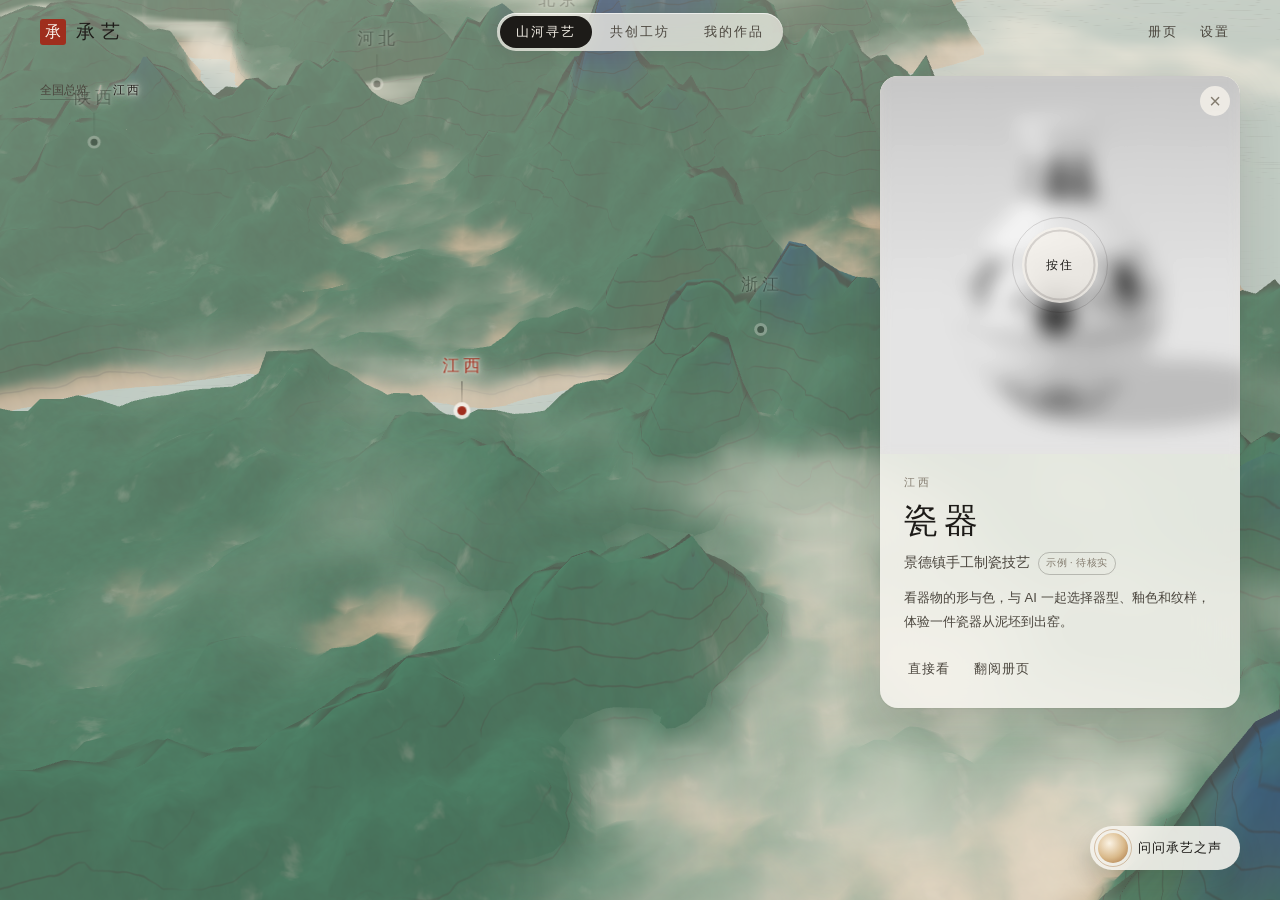
<file: tests/states.html>
<!doctype html>
<html lang="zh-CN">
<head>
<meta charset="utf-8">
<title>承艺 · 状态截图</title>
<style>html, body { margin: 0; height: 100%; overflow: hidden; } iframe { width: 100%; height: 100%; border: 0; display: block; }</style>
</head>
<body>
<!-- 用于截图评审：?s=focus | revealed | card | glaze | chat | fired | finish | gallery | share | empty | album | paper，把原型停在对应状态 -->
<iframe id="app" src="../index.html#explore"></iframe>
<script>
const wait = ms => new Promise(r => setTimeout(r, ms));
const state = new URLSearchParams(location.search).get('s') || 'focus';
document.getElementById('app').addEventListener('load', async () => {
  const doc = document.getElementById('app').contentDocument;
  const win = document.getElementById('app').contentWindow;
  try { win.localStorage.removeItem('chengyi-app-v1'); } catch (e) {}
  const $ = id => doc.getElementById(id);
  for (let i = 0; i < 50 && !doc.querySelector('.place'); i++) await wait(200);
  const tap = el => {
    const r = el.getBoundingClientRect();
    const o = { bubbles: true, button: 0, pointerId: 1, clientX: r.left + r.width / 2, clientY: r.top + r.height / 2 };
    el.dispatchEvent(new win.PointerEvent('pointerdown', o));
    el.dispatchEvent(new win.PointerEvent('pointerup', o));
  };
  if (state === 'empty') { doc.querySelector('[data-view="gallery"]').click(); return; }
  if (state === 'paper') { doc.querySelector('[data-view="gallery"]').click(); await wait(300); doc.querySelector('[data-start="paper"]').click(); await wait(400); $('next-step').click(); await wait(400); $('next-step').click(); return; }
  tap(doc.querySelector('[data-region="江西"]'));
  await wait(2200);
  if (state === 'focus') return;
  $('reveal-skip').click();
  await wait(600);
  if (state === 'revealed') return;
  $('enter-atelier').click();
  await wait(800);
  if (state === 'card') { doc.querySelector('[data-hotspot="process"]').click(); return; }
  doc.querySelector('[data-hotspot="start"]').click();
  await wait(800);
  for (const text of ['做一只青绿色花瓶', '为什么青花是蓝色的']) {
    $('chat-input').value = text;
    $('chat-form').requestSubmit();
    await wait(900);
  }
  doc.querySelector('[data-apply]').click();
  await wait(400);
  if (state === 'chat') { $('voice-toggle').click(); return; }
  doc.querySelector('[data-pattern="flower"]').click();
  await wait(400);
  if (state === 'glaze') return;
  $('next-step').click();
  await wait(4000);
  if (state === 'fired') return;
  $('finish-work').click();
  await wait(800);
  if (state === 'finish') return;
  $('work-name').value = '雨过天青';
  $('finish-form').requestSubmit();
  await wait(1200);
  if (state === 'gallery') return;
  if (state === 'share') { doc.querySelector('[data-share]').click(); return; }
  doc.getElementById('album-button').click();
});
</script>
</body>
</html>
</file>
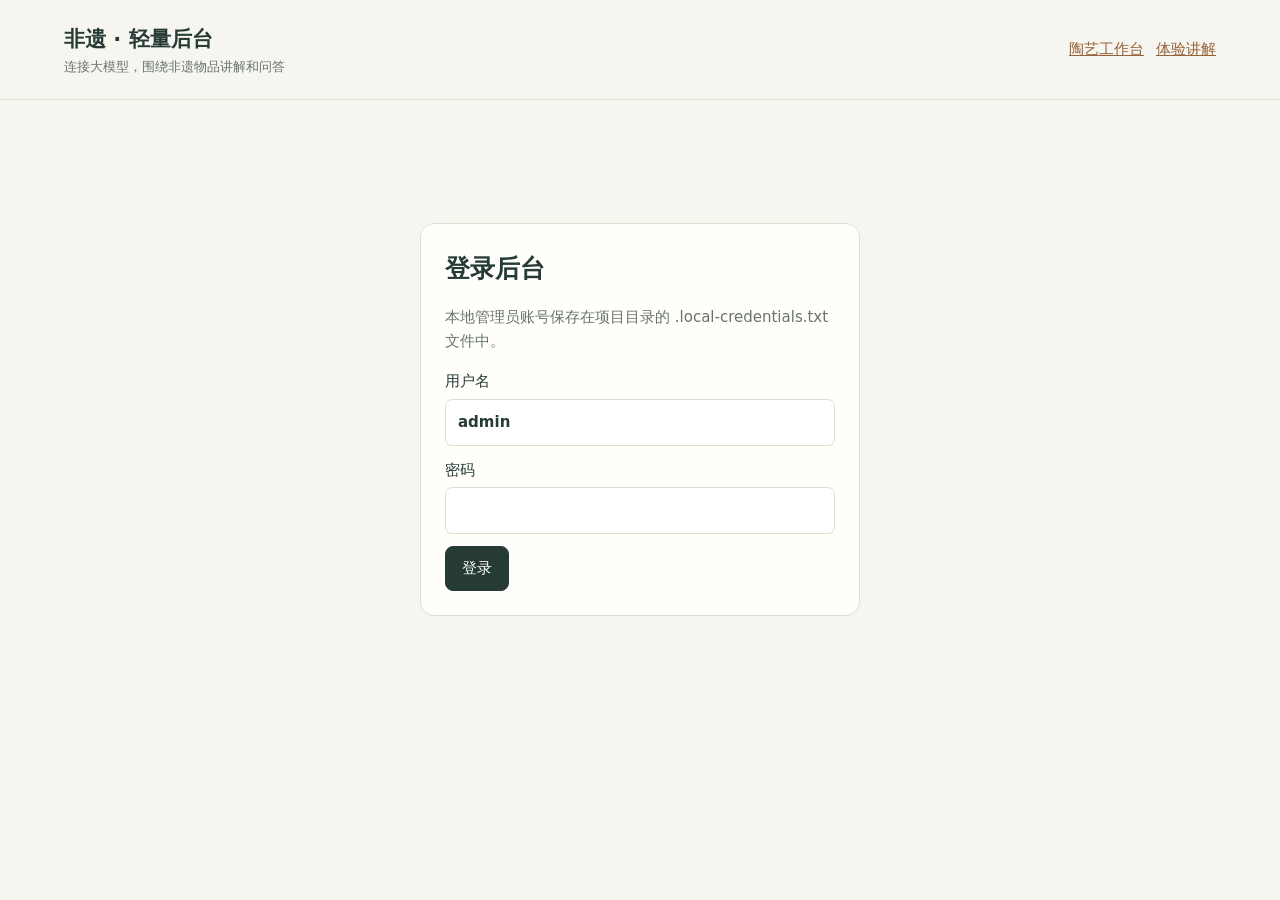
<file: server/app/static/admin.html>
<!doctype html>
<html lang="zh-CN">
<head><meta charset="utf-8"><meta name="viewport" content="width=device-width,initial-scale=1"><title>非遗 · 轻量后台</title>
<style>
:root{--bg:#f7f5ef;--paper:#fffefb;--ink:#263b35;--muted:#68756e;--line:#dfdfd4;--accent:#95633b}*{box-sizing:border-box}body{margin:0;background:var(--bg);color:var(--ink);font:15px/1.65 system-ui,-apple-system,sans-serif}header{padding:22px 5vw;border-bottom:1px solid var(--line);display:flex;justify-content:space-between;gap:20px;align-items:center}header strong{font-size:21px}header small{display:block;color:var(--muted)}a{color:var(--accent)}main{max-width:1240px;margin:28px auto;padding:0 24px}.card{background:var(--paper);border:1px solid var(--line);border-radius:14px;padding:24px;margin-bottom:18px}h1{font-size:25px;margin:0 0 12px}h2{font-size:19px;margin:0 0 16px}h3{font-size:16px;margin:0 0 10px}.muted{color:var(--muted)}label{display:block;margin-bottom:12px;font-weight:550}input,textarea,select{display:block;width:100%;padding:10px 12px;margin-top:5px;border:1px solid var(--line);border-radius:7px;background:white;color:var(--ink);font:inherit}textarea{min-height:100px;resize:vertical}input[type=checkbox]{display:inline-block;width:auto;margin-right:8px}button{border:1px solid var(--line);background:white;color:var(--ink);border-radius:8px;padding:9px 16px;cursor:pointer;font:inherit}button.primary{background:var(--ink);color:white;border-color:var(--ink)}button:hover{filter:brightness(.96)}button:disabled{opacity:.55;cursor:wait}.row{display:flex;gap:12px;align-items:center;flex-wrap:wrap}.grid{display:grid;grid-template-columns:repeat(2,minmax(0,1fr));gap:0 18px}.layout{display:grid;grid-template-columns:280px minmax(0,1fr);gap:20px}.listbutton{display:block;width:100%;text-align:left;margin-bottom:8px}.listbutton.active{border-color:var(--accent);background:#f5ede2}.tag{font-size:12px;color:var(--muted)}nav{display:flex;gap:8px;margin-bottom:22px}.badge{display:inline-block;background:#ece6d8;border-radius:20px;padding:4px 12px;font-size:13px}.subcard{border:1px solid var(--line);border-radius:9px;padding:16px;margin:12px 0}#notice{min-height:30px;color:var(--accent);white-space:pre-wrap}#login{max-width:440px;margin:65px auto}[hidden]{display:none!important}@media(max-width:760px){.layout,.grid{grid-template-columns:1fr}header{align-items:flex-start}main{padding:0 14px}}
</style></head><body>
<header><div><strong>非遗 · 轻量后台</strong><small>连接大模型，围绕非遗物品讲解和问答</small></div><div class="row"><a href="/workbench/" target="_blank" rel="noopener">陶艺工作台</a><a href="/demo" target="_blank" rel="noopener">体验讲解</a><button id="logout" hidden>退出登录</button></div></header>
<main><div id="notice" role="status" aria-live="polite"></div>
<section id="login" class="card"><h1>登录后台</h1><p class="muted">本地管理员账号保存在项目目录的 .local-credentials.txt 文件中。</p><form id="loginForm"><label>用户名<input id="username" value="admin" autocomplete="username" required></label><label>密码<input id="password" type="password" autocomplete="current-password" required></label><button class="primary">登录</button></form></section>
<section id="workspace" hidden><nav><button data-tab="model">大模型接入</button><button data-tab="items">非遗资料</button></nav>
<div id="modelTab"><section class="card"><h1>大模型接入</h1><p class="muted">选择平台后，填写模型信息即可接入讲解和问答。Key 只保存到后端。</p><p id="connectionState" class="badge"></p><form id="modelForm"><label>接入方式<select id="modelProvider"><option value="dify">Dify · 使用已搭好的讲解 Agent</option><option value="chat_completions">直接连接大模型平台</option></select></label><p id="providerHint" class="muted"></p><label>接口基础地址<input id="modelUrl" type="url" placeholder="选好平台后，我会帮你填写" required></label><label id="modelNameField">模型名称<input id="modelName" maxlength="120" required placeholder="平台提供的模型名称"></label><label><span id="modelKeyLabel">API Key</span><input id="apiKey" type="password" maxlength="4096" autocomplete="off" placeholder="尚未填写"></label><p id="keyHint" class="muted"></p><button id="saveModel" class="primary">保存并启用模型</button></form><div class="row" style="margin-top:20px"><button id="testModel" disabled>测试模型连接</button><a href="/demo" target="_blank" rel="noopener">进入讲解体验</a></div><p class="muted">连接测试会向你配置的平台发送一次简短请求，成功后再体验非遗讲解。</p><p id="testResult" role="status" aria-live="polite" style="white-space:pre-wrap"></p></section><section class="card"><h2>声音接入</h2><p class="muted">Dify 识别录音，硅基流动生成声音。后台按句准备声音，前端依次播放；实际等待时间请在声音体验页测量。</p><form id="speechForm"><label><input id="speechEnabled" type="checkbox">开启声音讲解</label><label>硅基流动 API Key<input id="speechKey" type="password" maxlength="4096" autocomplete="off" placeholder="填写硅基流动 Key"></label><p id="speechKeyHint" class="muted"></p><label>音色<select id="speechVoice"><option value="anna">Anna</option><option value="bella">Bella</option><option value="alex">Alex</option><option value="benjamin">Benjamin</option><option value="charles">Charles</option><option value="david">David</option></select></label><button id="saveSpeech" class="primary">保存声音设置</button></form><div class="row" style="margin-top:18px"><button id="testSpeech">测试声音连接</button><a href="/voice" target="_blank" rel="noopener">进入声音体验与测速</a></div><p id="speechTestResult" class="muted" role="status"></p><audio id="speechSample" controls hidden style="width:100%"></audio><details><summary>在哪里找 Dify 应用 Key？</summary><p>打开“非遗讲解人”，保存并发布。在左侧“访问点／API 访问”里打开“API 密钥”，创建应用 Key。将它填在上方的 Dify 应用 Key 输入框中。</p></details></section><section class="card"><h2>这一版只做三件事</h2><p>维护非遗资料 → 大模型生成讲解和回答 → 前端展示文字并执行部位互动。</p><p class="muted">文字讲解、点击部位、连续追问，以及分句声音播放。按住说话、松开发送，以及语音暂停、继续和重播。</p></section></div>
<div id="itemsTab" class="layout" hidden><aside class="card"><h2>物品资料</h2><button id="newItem" class="primary">添加物品</button><div id="itemList" style="margin-top:18px"></div></aside><section class="card"><h2 id="itemHeading">添加物品</h2><form id="itemForm">
<div class="grid"><label>物品编号<input id="itemId" pattern="[a-zA-Z0-9_-]{1,64}" required placeholder="与前端约定的编号"></label><label>物品名称<input id="itemName" maxlength="120" required></label><label>分类<input id="category" maxlength="80" required placeholder="如：传统技艺"></label><label>地区<input id="region" maxlength="120"></label></div>
<label>简短介绍<textarea id="summary" maxlength="1500" required></textarea></label><label>详细讲解资料<textarea id="introduction" maxlength="12000" required></textarea></label><label>图片地址（可选）<input id="imageUrl" type="url" placeholder="https://"></label>
<div class="row"><label><input type="checkbox" id="published">发布后允许参观者查看</label><label><input type="checkbox" id="isDemo">这是演示资料</label></div>
<h3>可点击的部位</h3><p class="muted">部位编号、动作目标需与前端同学约定；前端负责制作对应动画。</p><div id="hotspotFields"></div><button type="button" id="addHotspot">添加部位</button>
<h3 style="margin-top:24px">补充知识与出处</h3><p class="muted">核对过的条目才会用于问答。发布物品前，也请核对上面的介绍和部位说明。</p><div id="knowledgeFields"></div><button type="button" id="addKnowledge">添加资料</button>
<div style="margin-top:24px"><button class="primary">保存物品</button></div></form></section></div>

</section></main>
<script>
const $=id=>document.getElementById(id);let token='',items=[],editingItem=null,speechProbeUrl=null;
const esc=value=>String(value??'').replace(/[&<>"']/g,c=>({'&':'&amp;','<':'&lt;','>':'&gt;','"':'&quot;',"'":'&#39;'}[c]));
function notice(message){$('notice').textContent=message}
async function api(path,method='GET',body){const response=await fetch('/api/v1'+path,{method,headers:{'Content-Type':'application/json',...(token?{Authorization:'Bearer '+token}:{})},...(body?{body:JSON.stringify(body)}:{})});const value=await response.json();if(!response.ok){if(response.status===401&&token){token='';$('workspace').hidden=true;$('login').hidden=false;$('logout').hidden=true}throw Error(value.error?.details?.map(d=>d.message).join('\n')||value.error?.message||'操作失败')}return value.data}
function safe(action){return async event=>{try{await action(event)}catch(error){notice(error.message)}}}
$('loginForm').onsubmit=safe(async event=>{event.preventDefault();const value=await api('/admin/login','POST',{username:$('username').value,password:$('password').value});token=value.access_token;$('password').value='';await load();$('login').hidden=true;$('workspace').hidden=false;$('logout').hidden=false;notice('已登录，可以配置模型和维护非遗资料。')});
$('logout').onclick=()=>{token='';$('apiKey').value='';$('speechKey').value='';if(speechProbeUrl){URL.revokeObjectURL(speechProbeUrl);speechProbeUrl=null}$('speechSample').pause();$('speechSample').removeAttribute('src');$('speechSample').hidden=true;$('workspace').hidden=true;$('login').hidden=false;$('logout').hidden=true;notice('已退出登录。')};
document.querySelectorAll('[data-tab]').forEach(button=>button.onclick=safe(async()=>{['model','items'].forEach(name=>$(name+'Tab').hidden=name!==button.dataset.tab);if(button.dataset.tab==='model')await Promise.all([loadModel(),loadSpeech()])}));
async function load(){const values=await Promise.all([api('/admin/items'),loadModel(),loadSpeech()]);items=values[0];renderLists()}
function renderLists(){$('itemList').replaceChildren();for(const value of items){const button=document.createElement('button');button.className='listbutton';button.innerHTML=esc(value.name)+'<br><span class="tag">'+(value.published?'已发布':'草稿')+(value.is_demo?' · 演示':'')+'</span>';button.onclick=()=>editItem(value);$('itemList').append(button)}}
function editItem(item=null){editingItem=item?.id||null;$('itemHeading').textContent=item?'编辑：'+item.name:'添加物品';for(const [field,key] of [['itemId','id'],['itemName','name'],['category','category'],['region','region'],['summary','summary'],['introduction','introduction'],['imageUrl','image_url']])$(field).value=item?.[key]||'';$('itemId').readOnly=!!item;$('published').checked=!!item?.published;$('isDemo').checked=!!item?.is_demo;$('hotspotFields').replaceChildren();$('knowledgeFields').replaceChildren();(item?.hotspots||[]).forEach(addHotspot);(item?.knowledge||[]).forEach(addKnowledge);notice('')}
function subcard(container,html){const box=document.createElement('div');box.className='subcard';box.innerHTML=html;const remove=document.createElement('button');remove.type='button';remove.textContent='移除这一项';remove.onclick=()=>box.remove();box.append(remove);$(container).append(box);return box}
function addHotspot(value={}){subcard('hotspotFields',`<div class="grid"><label>部位编号<input data-field="key" value="${esc(value.key)}" pattern="[a-zA-Z0-9_-]{1,64}" required></label><label>部位名称<input data-field="name" value="${esc(value.name)}" maxlength="120" required></label></div><label>讲解资料<textarea data-field="description" maxlength="6000" required>${esc(value.description)}</textarea></label><div class="grid"><label>点击后的动作<select data-field="action_type"><option value="highlight" ${value.action_type==='highlight'?'selected':''}>高亮部位</option><option value="play_animation" ${value.action_type==='play_animation'?'selected':''}>播放动画</option><option value="show_steps" ${value.action_type==='show_steps'?'selected':''}>展示步骤</option></select></label><label>动作目标编号<input data-field="action_target" value="${esc(value.action_target)}" maxlength="120" required></label></div>`)}
function addKnowledge(value={}){subcard('knowledgeFields',`<label>资料标题<input data-field="title" value="${esc(value.title)}" maxlength="160" required></label><label>资料内容<textarea data-field="content" maxlength="12000" required>${esc(value.content)}</textarea></label><div class="grid"><label>出处名称<input data-field="source_name" value="${esc(value.source_name)}" maxlength="200" required></label><label>出处网址（可选）<input data-field="source_url" type="url" value="${esc(value.source_url)}"></label></div><label><input data-field="reviewed" type="checkbox" ${value.reviewed?'checked':''}>已核对，可以用于问答</label>`)}
function readFields(container){return [...$(container).children].map(box=>Object.fromEntries([...box.querySelectorAll('[data-field]')].map(field=>[field.dataset.field,field.type==='checkbox'?field.checked:field.dataset.field==='source_url'?(field.value||null):field.value])))}
$('newItem').onclick=()=>editItem();$('addHotspot').onclick=()=>addHotspot();$('addKnowledge').onclick=()=>addKnowledge();
$('itemForm').onsubmit=safe(async event=>{event.preventDefault();const payload={id:$('itemId').value,name:$('itemName').value,category:$('category').value,region:$('region').value,summary:$('summary').value,introduction:$('introduction').value,image_url:$('imageUrl').value||null,published:$('published').checked,is_demo:$('isDemo').checked,hotspots:readFields('hotspotFields'),knowledge:readFields('knowledgeFields')};const saved=await api('/admin/items'+(editingItem?'/'+encodeURIComponent(editingItem):''),editingItem?'PUT':'POST',payload);await load();editItem(saved);notice('物品已保存。')});
async function loadModel(){const state=await api('/admin/model');$('modelProvider').value=state.provider;providerFields();$('modelUrl').value=state.api_base_url;$('modelName').value=state.model;$('apiKey').placeholder=state.key_configured?'已保存，留空可保留原 Key':'填写平台提供的 Key';$('keyHint').textContent=state.key_configured?'Key 已保存在后端，页面不会读回它。切换平台时请填新 Key。':'还没选平台也可以先测试资料展示，真实问答需要 Key。';$('connectionState').textContent=state.mode==='demo'?'尚未接入 · 当前为演示讲解':({unverified:'已配置 · 等待连接测试',verified:'模型连接已验证',failed:'连接测试未通过'}[state.verification]);$('saveModel').disabled=!state.config_writable;$('testModel').disabled=!state.key_configured;if(!state.config_writable)$('keyHint').textContent='当前环境由部署负责人配置模型。';return state}
$('modelForm').onsubmit=safe(async event=>{event.preventDefault();const body={provider:$('modelProvider').value,api_base_url:$('modelUrl').value,model:$('modelProvider').value==='dify'?'非遗讲解人':$('modelName').value};if($('apiKey').value)body.api_key=$('apiKey').value;await api('/admin/model','PUT',body);$('apiKey').value='';$('testResult').textContent='';await loadModel();notice('模型配置已保存并启用。请先测试连接。')});
$('testModel').onclick=safe(async()=>{const button=$('testModel');button.disabled=true;$('testResult').textContent='正在连接模型…';try{const result=await api('/admin/model/test','POST',{});$('testResult').textContent='连接成功。模型回复：'+result.reply+'\n现在可以进入讲解体验。';notice('')}catch(error){$('testResult').textContent=error.message;notice(error.message)}finally{await loadModel()}});


function providerFields(){const dify=$('modelProvider').value==='dify';$('modelNameField').hidden=dify;$('modelName').required=!dify;$('modelKeyLabel').textContent=dify?'Dify 应用 API Key':'大模型平台 API Key';$('providerHint').textContent=dify?'使用 Dify 的旧版 Agent 或聊天应用。云端接口地址为 https://api.dify.ai/v1。':'填写支持 Chat Completions 的平台地址和模型名称。';}
$('modelProvider').onchange=()=>{providerFields();if($('modelProvider').value==='dify')$('modelUrl').value='https://api.dify.ai/v1';else if($('modelUrl').value==='https://api.dify.ai/v1')$('modelUrl').value='';};
async function loadSpeech(){const state=await api('/admin/speech');$('speechEnabled').checked=state.enabled;$('speechVoice').value=state.voice;$('speechKey').placeholder=state.key_configured?'已保存，留空保留原 Key':'填写硅基流动 Key';$('speechKeyHint').textContent=state.key_configured?'声音 Key 已保存在后端。':'声音 Key 尚未配置。';$('saveSpeech').disabled=!state.config_writable;$('testSpeech').disabled=!state.enabled;return state;}
$('speechForm').onsubmit=safe(async event=>{event.preventDefault();const body={enabled:$('speechEnabled').checked,voice:$('speechVoice').value};if($('speechKey').value)body.api_key=$('speechKey').value;await api('/admin/speech','PUT',body);$('speechKey').value='';await loadSpeech();notice('声音设置已保存。');});
$('testSpeech').onclick=safe(async()=>{const button=$('testSpeech');button.disabled=true;$('speechTestResult').textContent='正在生成一段测试声音…';try{const result=await api('/admin/speech/test','POST',{});if(speechProbeUrl)URL.revokeObjectURL(speechProbeUrl);const bytes=Uint8Array.from(atob(result.audio_base64),char=>char.charCodeAt(0));speechProbeUrl=URL.createObjectURL(new Blob([bytes],{type:result.mime_type}));$('speechSample').src=speechProbeUrl;$('speechSample').hidden=false;$('speechTestResult').textContent='声音连接成功。收到第一段数据用了 '+(result.first_byte_ms/1000).toFixed(2)+' 秒，测试声音准备完成用了 '+(result.total_ms/1000).toFixed(2)+' 秒。请点击播放器试听。';}catch(error){$('speechTestResult').textContent=error.message}finally{await loadSpeech();}});

</script></body></html>
</file>
